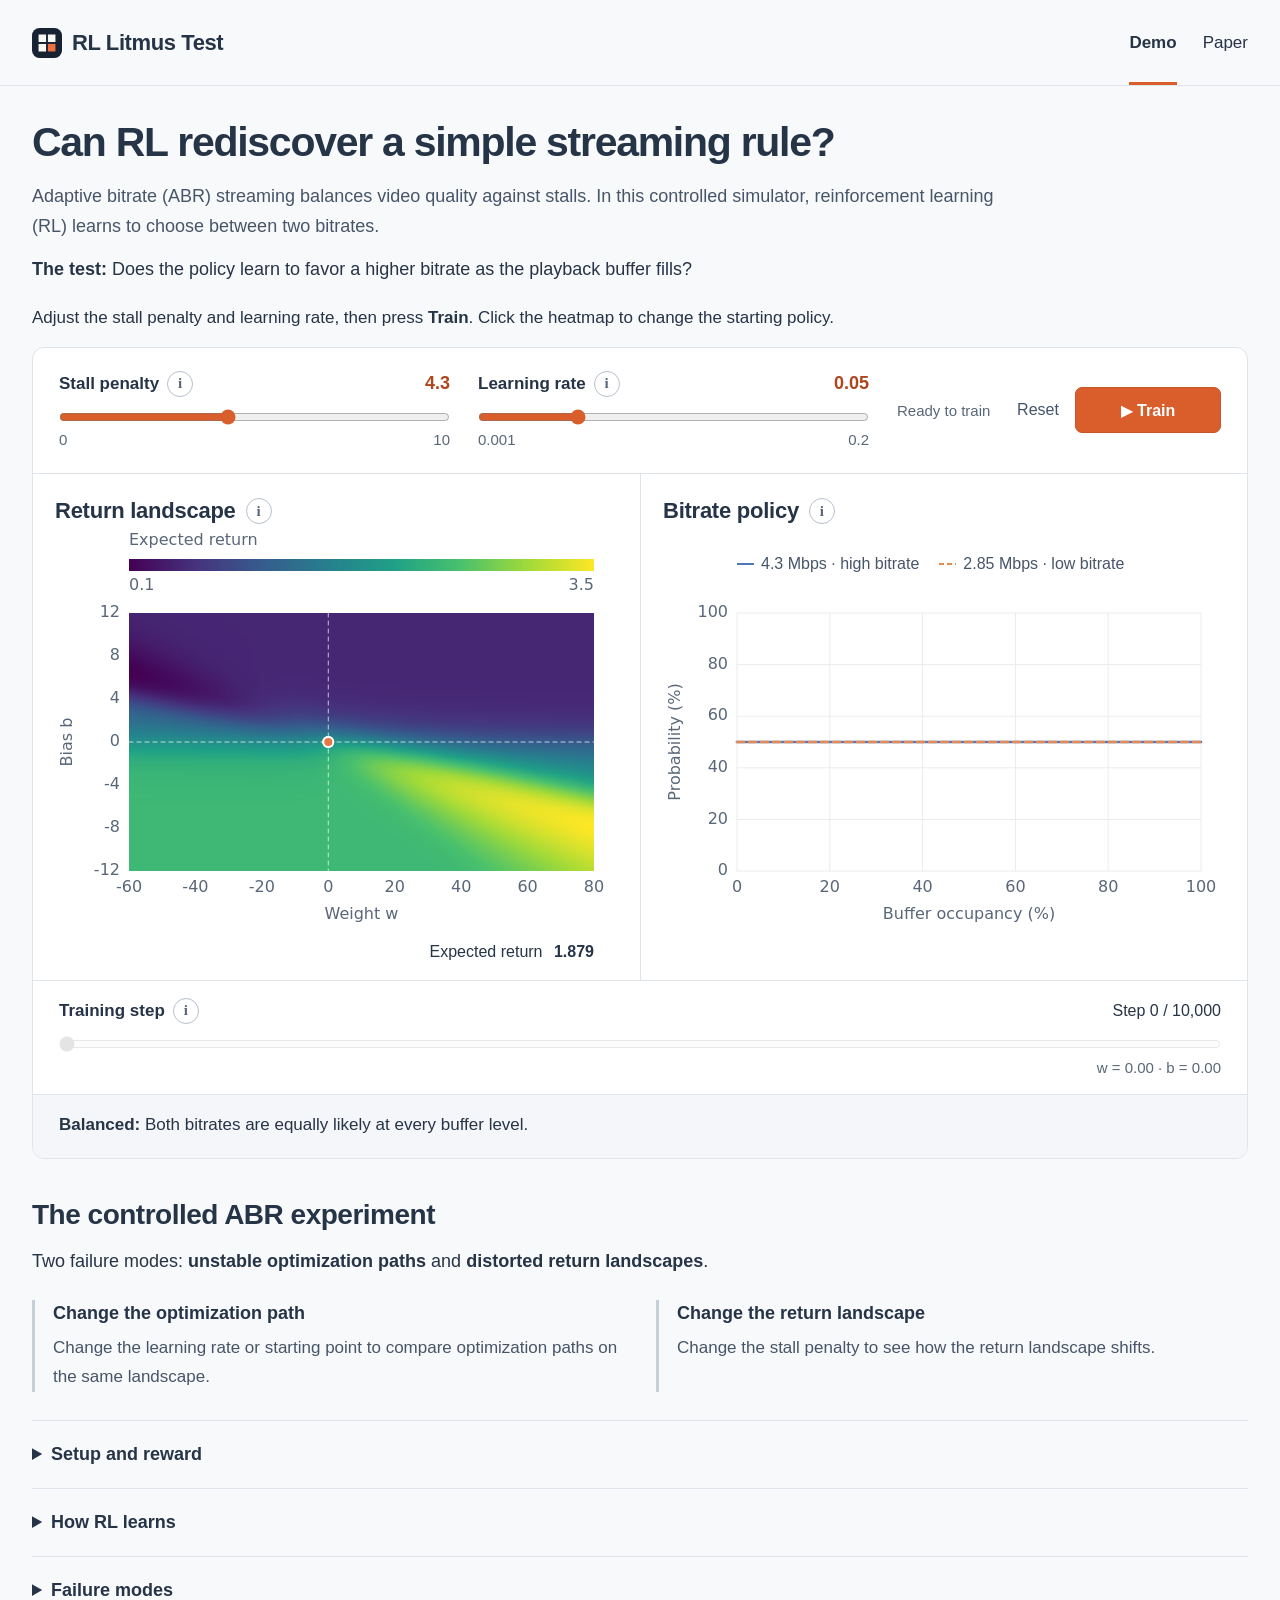
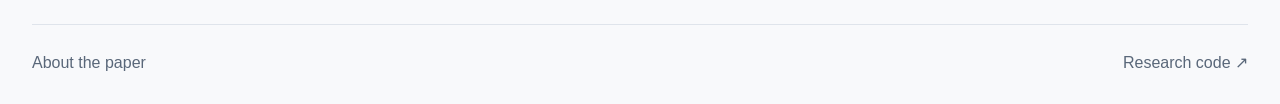
<file: web/index.html>
<!doctype html>
<html lang="en">
<head>
  <meta charset="utf-8">
  <meta name="viewport" content="width=device-width, initial-scale=1">
  <meta name="theme-color" content="#f8f9fb">
  <meta name="description" content="Can reinforcement learning rediscover a familiar streaming rule? Train an ABR policy and inspect its return landscape, optimization path, and bitrate choices.">
  <title>RL Litmus Test</title>
  <link rel="icon" href="./favicon.svg" type="image/svg+xml">
  <link rel="stylesheet" href="./style.css?v=20261018-abstract">
  <script type="module" src="./ui.js?v=20261018-paperterms"></script>
  <script type="module" src="./app.js?v=20261018-paperterms"></script>
</head>
<body>
  <a class="skip" href="#experiment">Skip to the experiment</a>
  <header class="site-header">
    <a class="brand" href="./?v=20261018-abstract2"><img src="./favicon.svg" alt="" width="30" height="30">RL Litmus Test</a>
    <nav class="site-nav" aria-label="Main navigation"><a href="./?v=20261018-abstract2" aria-current="page">Demo</a><a href="./paper.html?v=20261018-abstract2">Paper</a></nav>
  </header>
  <main>
    <section class="intro" aria-labelledby="demo-title">
      <h1 id="demo-title">Can RL rediscover a simple streaming rule?</h1>
      <p>Adaptive bitrate (ABR) streaming balances video quality against stalls. In this controlled simulator, reinforcement learning (RL) learns to choose between two bitrates.</p>
      <p class="demo-question"><strong>The test:</strong> Does the policy learn to favor a higher bitrate as the playback buffer fills?</p>
    </section>
    <p class="start-guide">Adjust the stall penalty and learning rate, then press <strong>Train</strong>. Click the heatmap to change the starting policy.</p>
    <section class="experiment" id="experiment" aria-label="Interactive ABR experiment">
      <div class="toolbar">
        <div class="setting-control">
          <div class="setting-label"><label for="penalty">Stall penalty</label><button type="button" class="info-button" data-help="tip-penalty" aria-label="About stall penalty" aria-controls="tip-penalty" aria-expanded="false">i</button><output id="penalty-value" for="penalty">4.3</output></div>
          <input id="penalty" type="range" min="0" max="10" step="0.1" value="4.3" aria-describedby="tip-penalty">
          <div class="range-limits" aria-hidden="true"><span>0</span><span>10</span></div>
          <div class="info-popover" id="tip-penalty" role="tooltip" hidden><p>The reward cost of playback stalls. Higher values favor avoiding stalls over picture quality. Changing it resets training.</p></div>
        </div>
        <div class="setting-control">
          <div class="setting-label"><label for="learning-rate">Learning rate</label><button type="button" class="info-button" data-help="tip-rate" aria-label="About learning rate" aria-controls="tip-rate" aria-expanded="false">i</button><output id="learning-rate-value" for="learning-rate">0.05</output></div>
          <input id="learning-rate" type="range" min="0.001" max="0.2" step="0.001" value="0.05" aria-describedby="tip-rate">
          <div class="range-limits" aria-hidden="true"><span>0.001</span><span>0.2</span></div>
          <div class="info-popover" id="tip-rate" role="tooltip" hidden><p>The size of each policy update. Larger values can learn faster or overshoot. Changing it resets training.</p></div>
        </div>
        <div class="actions"><span class="run-status" id="run-status" role="status">Preparing…</span><button id="reset-button" class="reset-button" disabled>Reset</button><button id="train-button" class="train-button" disabled>Getting ready…</button></div>
      </div>
      <p class="error" id="error-message" role="alert" hidden></p>
      <div class="plots">
        <section class="plot-panel" aria-labelledby="landscape-title">
          <div class="plot-heading"><h2 id="landscape-title">Return landscape</h2><button type="button" class="info-button" data-help="tip-landscape" aria-label="About the return landscape" aria-controls="tip-landscape" aria-expanded="false">i</button></div>
          <div class="info-popover" id="tip-landscape" role="tooltip" hidden><p>Each point is a policy with weight <em>w</em> and bias <em>b</em>. Brighter means higher expected return. The orange line is the optimization path; the dot marks the selected step.</p></div>
          <div class="map-wrap"><canvas id="landscape-chart" tabindex="0" role="img" aria-label="Expected return over policy weight and bias. Click to set the starting policy; arrow keys also move the starting point."></canvas><div class="map-loading" id="map-loading">Computing the landscape…</div></div>
          <div class="plot-footer"><span>Expected return <strong id="current-return">—</strong></span></div>
        </section>
        <section class="plot-panel" aria-labelledby="policy-title">
          <div class="plot-heading"><h2 id="policy-title">Bitrate policy</h2><button type="button" class="info-button" data-help="tip-policy" aria-label="About the bitrate policy" aria-controls="tip-policy" aria-expanded="false">i</button></div>
          <div class="info-popover" id="tip-policy" role="tooltip" hidden><p>The probability of choosing each bitrate at the selected step. A full buffer holds 60 seconds of video.</p></div>
          <div class="policy-visual"><div class="legend" aria-label="Bitrate legend"><span><i class="high-line" aria-hidden="true"></i>4.3 Mbps · high bitrate</span><span><i class="low-line" aria-hidden="true"></i>2.85 Mbps · low bitrate</span></div><canvas id="policy-chart" role="img" aria-label="Probability of selecting either bitrate as the video buffer fills"></canvas></div>
        </section>
      </div>
      <div class="playback">
        <div class="playback-labels"><div class="label-with-info"><label for="timeline">Training step</label><button type="button" class="info-button" data-help="tip-timeline" aria-label="About the training timeline" aria-controls="tip-timeline" aria-expanded="false">i</button></div><output id="step-label" for="timeline">Step 0 / 10,000</output></div>
        <div class="info-popover" id="tip-timeline" role="tooltip" hidden><p>Drag to pause and inspect earlier steps. Each run ends at 10,000 steps; Train again starts fresh.</p></div>
        <input id="timeline" type="range" min="0" max="0" value="0" step="1" disabled aria-describedby="tip-timeline">
        <div class="playback-notes"><span id="parameters">w = 0.00 · b = 0.00</span></div>
      </div>
      <div class="policy-note"><p><strong id="policy-label">Initial policy:</strong> <span id="policy-summary">Preparing the experiment.</span></p></div>
    </section>

    <section class="explanation" aria-labelledby="experiment-title">
      <div class="explanation-intro"><h2 id="experiment-title">The controlled ABR experiment</h2><p>Two failure modes: <strong>unstable optimization paths</strong> and <strong>distorted return landscapes</strong>.</p></div>
      <div class="comparison">
        <div><h3>Change the optimization path</h3><p>Change the learning rate or starting point to compare optimization paths on the same landscape.</p></div>
        <div><h3>Change the return landscape</h3><p>Change the stall penalty to see how the return landscape shifts.</p></div>
      </div>
      <details class="about" id="method-details">
        <summary>Setup and reward</summary>
        <div class="details-body">
          <p>Each episode has <strong>8 four-second chunks</strong>, two bitrates (<strong>2.85 and 4.3 Mbps</strong>), and a 60-second buffer. Playback stalls when buffered video runs out.</p>
          <p><strong>Return</strong> is the expected total reward per episode, averaged across <strong>7 constant-bandwidth network traces</strong>: 3, 3.5, 4, 4.5, 5, 5.5, and 6 Mbps.</p>
          <p class="reward-formula" id="reward-formula"><span>Reward per chunk =</span> <span>bitrate / 4.3</span> <span>− stall penalty × stall seconds / 4</span></p>
        </div>
      </details>
      <details class="about" id="rl-details">
        <summary>How RL learns</summary>
        <div class="details-body">
          <p>With parameters <math><mi>θ</mi><mo>=</mo><mo stretchy="false">(</mo><mi>w</mi><mo>,</mo><mi>b</mi><mo stretchy="false">)</mo></math>, buffer state <math><mi>s</mi><mo>=</mo><mi>B</mi><mo>/</mo><mn>60</mn></math> (<math><mi>B</mi></math> in seconds), and sigmoid <math><mi>σ</mi></math>:</p>
          <div class="math-equation">
            <math display="block" aria-label="The probability of high bitrate given buffer state s equals sigmoid of w s plus b.">
              <msub><mi>π</mi><mi>θ</mi></msub><mo stretchy="false">(</mo><mtext>high</mtext><mo>∣</mo><mi>s</mi><mo stretchy="false">)</mo>
              <mo>=</mo><mi>σ</mi><mo stretchy="false">(</mo><mi>w</mi><mi>s</mi><mo>+</mo><mi>b</mi><mo stretchy="false">)</mo>
            </math>
          </div>
          <p>REINFORCE uses <math><mi>N</mi><mo>=</mo><mn>16</mn></math> episodes of <math><mi>T</mi><mo>=</mo><mn>8</mn></math> chunks to estimate the policy gradient:</p>
          <div class="math-equation" id="policy-gradient-equation">
            <math class="math-wide" display="block" aria-label="g hat of theta equals one over N T times the sum over episodes i from one to N and steps t from zero to T minus one of G t i times the theta gradient of log pi theta of action a t i given state s t i.">
              <mover accent="true"><mi>g</mi><mo>^</mo></mover><mo stretchy="false">(</mo><mi>θ</mi><mo stretchy="false">)</mo><mo>=</mo>
              <mfrac><mn>1</mn><mrow><mi>N</mi><mi>T</mi></mrow></mfrac>
              <munderover><mo>∑</mo><mrow><mi>i</mi><mo>=</mo><mn>1</mn></mrow><mi>N</mi></munderover>
              <munderover><mo>∑</mo><mrow><mi>t</mi><mo>=</mo><mn>0</mn></mrow><mrow><mi>T</mi><mo>−</mo><mn>1</mn></mrow></munderover>
              <msubsup><mi>G</mi><mi>t</mi><mrow><mo stretchy="false">(</mo><mi>i</mi><mo stretchy="false">)</mo></mrow></msubsup>
              <msub><mo>∇</mo><mi>θ</mi></msub><mspace width="0.17em"/><mi>log</mi><mspace width="0.17em"/>
              <msub><mi>π</mi><mi>θ</mi></msub><mo stretchy="false">(</mo>
              <msubsup><mi>a</mi><mi>t</mi><mrow><mo stretchy="false">(</mo><mi>i</mi><mo stretchy="false">)</mo></mrow></msubsup><mo>∣</mo>
              <msubsup><mi>s</mi><mi>t</mi><mrow><mo stretchy="false">(</mo><mi>i</mi><mo stretchy="false">)</mo></mrow></msubsup><mo stretchy="false">)</mo>
            </math>
            <math class="math-narrow" display="block" aria-label="g hat of theta equals one over N T times the sum over episodes i from one to N and steps t from zero to T minus one of G t i times the theta gradient of log pi theta of action a t i given state s t i.">
              <mtable columnalign="left" columnspacing="0" rowspacing="0.35em">
                <mtr><mtd><mstyle displaystyle="true"><mover accent="true"><mi>g</mi><mo>^</mo></mover><mo stretchy="false">(</mo><mi>θ</mi><mo stretchy="false">)</mo><mo>=</mo>
              <mfrac><mn>1</mn><mrow><mi>N</mi><mi>T</mi></mrow></mfrac>
              <munderover><mo>∑</mo><mrow><mi>i</mi><mo>=</mo><mn>1</mn></mrow><mi>N</mi></munderover>
              <munderover><mo>∑</mo><mrow><mi>t</mi><mo>=</mo><mn>0</mn></mrow><mrow><mi>T</mi><mo>−</mo><mn>1</mn></mrow></munderover>
              <msubsup><mi>G</mi><mi>t</mi><mrow><mo stretchy="false">(</mo><mi>i</mi><mo stretchy="false">)</mo></mrow></msubsup></mstyle></mtd></mtr>
                <mtr><mtd><mstyle displaystyle="true"><mspace width="1em"/><mo>×</mo><mspace width="0.17em"/><msub><mo>∇</mo><mi>θ</mi></msub><mspace width="0.17em"/><mi>log</mi><mspace width="0.17em"/>
              <msub><mi>π</mi><mi>θ</mi></msub><mo stretchy="false">(</mo>
              <msubsup><mi>a</mi><mi>t</mi><mrow><mo stretchy="false">(</mo><mi>i</mi><mo stretchy="false">)</mo></mrow></msubsup><mo>∣</mo>
              <msubsup><mi>s</mi><mi>t</mi><mrow><mo stretchy="false">(</mo><mi>i</mi><mo stretchy="false">)</mo></mrow></msubsup><mo stretchy="false">)</mo></mstyle></mtd></mtr>
              </mtable>
            </math>
          </div>
          <div class="math-equation" id="return-to-go-equation">
            <math display="block" aria-label="G t i equals the sum of chunk rewards r k i from k equals t through T minus one.">
              <msubsup><mi>G</mi><mi>t</mi><mrow><mo stretchy="false">(</mo><mi>i</mi><mo stretchy="false">)</mo></mrow></msubsup><mo>=</mo>
              <munderover><mo>∑</mo><mrow><mi>k</mi><mo>=</mo><mi>t</mi></mrow><mrow><mi>T</mi><mo>−</mo><mn>1</mn></mrow></munderover>
              <msubsup><mi>r</mi><mi>k</mi><mrow><mo stretchy="false">(</mo><mi>i</mi><mo stretchy="false">)</mo></mrow></msubsup>
            </math>
          </div>
          <p><math><msub><mi>a</mi><mi>t</mi></msub></math> is the bitrate choice; <math><msub><mi>r</mi><mi>t</mi></msub></math> is the chunk reward. Updates use Adam with a small entropy bonus.</p>
        </div>
      </details>
      <details class="about" id="diagnosis-details">
        <summary>Failure modes</summary>
        <div class="details-body">
          <p><strong>F1: Unstable optimization paths.</strong> A high-return ridge exists, but optimization misses it.</p>
          <p><strong>F2: Distorted return landscapes.</strong> Reward or trace changes shift the high-return region toward undesirable policies.</p>
        </div>
      </details>
    </section>
  </main>
  <footer><a href="./paper.html?v=20261018-abstract2">About the paper</a><a href="https://github.com/illinois-nsai/Demystify_ML" target="_blank" rel="noreferrer">Research code ↗</a></footer>
  <noscript><p class="error">Please enable JavaScript to use the demo.</p></noscript>
</body>
</html>
</file>
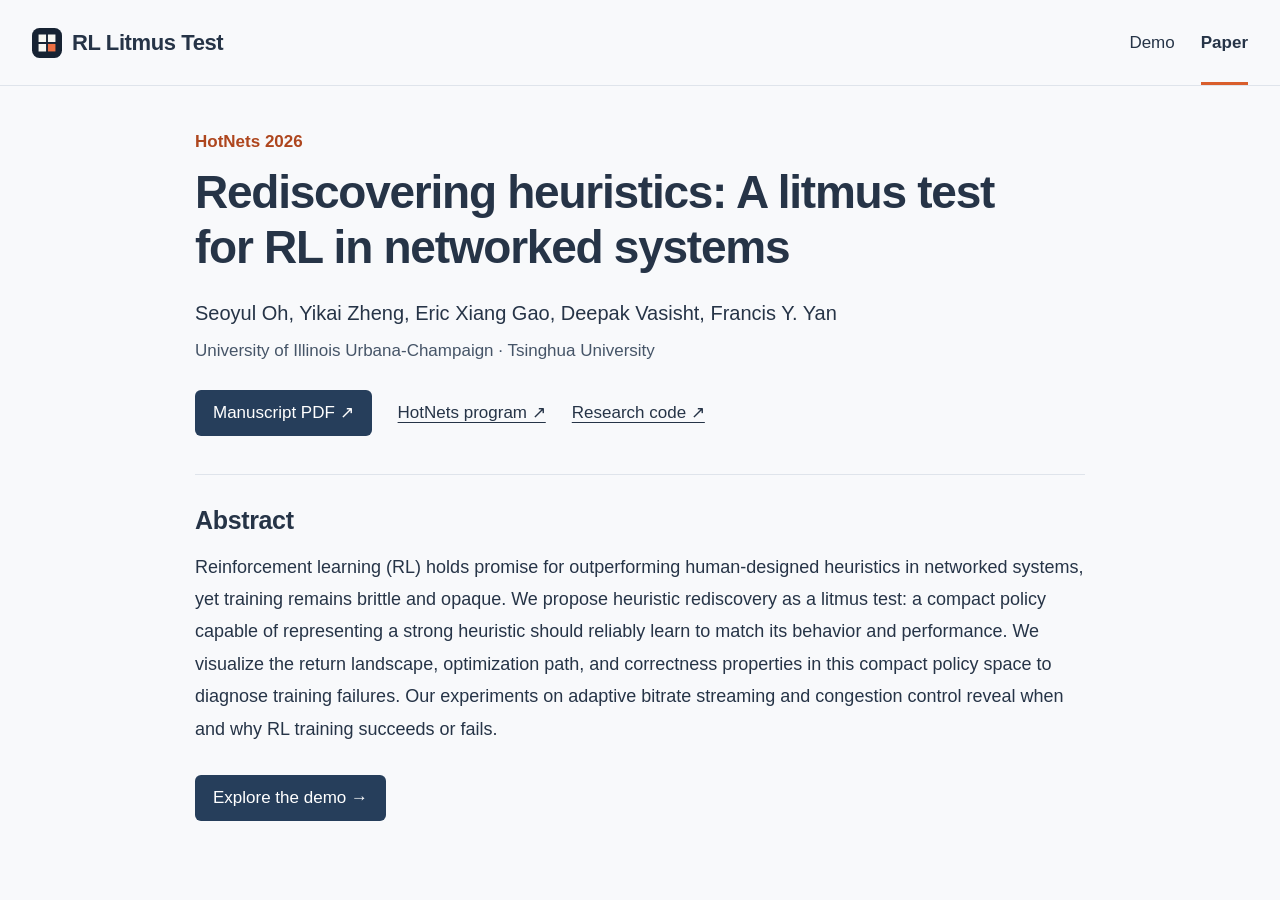
<file: web/paper.html>
<!doctype html>
<html lang="en">
<head>
  <meta charset="utf-8">
  <meta name="viewport" content="width=device-width, initial-scale=1">
  <meta name="theme-color" content="#f8f9fb">
  <meta name="description" content="The paper behind RL Litmus Test: using heuristic rediscovery to diagnose reinforcement learning in networked systems.">
  <title>Paper · RL Litmus Test</title>
  <link rel="icon" href="./favicon.svg" type="image/svg+xml">
  <link rel="stylesheet" href="./style.css?v=20261018-abstract">
</head>
<body>
  <a class="skip" href="#paper">Skip to the paper</a>
  <header class="site-header">
    <a class="brand" href="./?v=20261018-abstract2"><img src="./favicon.svg" alt="" width="30" height="30">RL Litmus Test</a>
    <nav class="site-nav" aria-label="Main navigation">
      <a href="./?v=20261018-abstract2">Demo</a>
      <a href="./paper.html?v=20261018-abstract2" aria-current="page">Paper</a>
    </nav>
  </header>
  <main class="paper-main" id="paper">
    <article class="paper-article" aria-labelledby="paper-title">
      <p class="paper-kicker">HotNets 2026</p>
      <h1 id="paper-title">Rediscovering heuristics: A litmus test for RL in networked systems</h1>
      <p class="paper-authors">Seoyul Oh, Yikai Zheng, Eric Xiang Gao, Deepak Vasisht, Francis Y. Yan</p>
      <p class="paper-affiliations">University of Illinois Urbana-Champaign · Tsinghua University</p>
      <div class="paper-links">
        <a class="primary-link" href="./paper.pdf" target="_blank" rel="noreferrer">Manuscript PDF ↗</a>
        <a href="https://conferences.sigcomm.org/hotnets/2026/program.html" target="_blank" rel="noreferrer">HotNets program ↗</a>
        <a href="https://github.com/illinois-nsai/Demystify_ML" target="_blank" rel="noreferrer">Research code ↗</a>
      </div>

      <section class="paper-abstract" aria-labelledby="abstract-title">
        <h2 id="abstract-title">Abstract</h2>
        <p>Reinforcement learning (RL) holds promise for outperforming human-designed heuristics in networked systems, yet training remains brittle and opaque. We propose heuristic rediscovery as a litmus test: a compact policy capable of representing a strong heuristic should reliably learn to match its behavior and performance. We visualize the return landscape, optimization path, and correctness properties in this compact policy space to diagnose training failures. Our experiments on adaptive bitrate streaming and congestion control reveal when and why RL training succeeds or fails.</p>
      </section>
      <p><a class="primary-link" href="./?v=20261018-abstract2">Explore the demo →</a></p>
    </article>
  </main>
</body>
</html>
</file>
<file: web/style.css>
:root {
  font-family: -apple-system, BlinkMacSystemFont, "Segoe UI", sans-serif;
  color: #263447;
  background: #f8f9fb;
  font-synthesis: none;
  --orange: #d95e2c;
  --muted: #596779;
  --border: #dfe4eb;
}
* { box-sizing: border-box; }
body { margin: 0; }
a { color: inherit; text-decoration: none; }
button, input { font: inherit; }
button { cursor: pointer; }
button:disabled { opacity: .55; cursor: default; }
button:focus-visible, a:focus-visible, summary:focus-visible, input:focus-visible, canvas:focus-visible {
  outline: 3px solid #d95e2c80; outline-offset: 4px;
}
[hidden] { display: none !important; }
.skip { position: absolute; left: 20px; top: -60px; background: white; padding: 12px; z-index: 20; }
.skip:focus { top: 10px; }
header, main, footer { max-width: 1280px; margin: auto; padding-left: 32px; padding-right: 32px; }
.site-header { min-height: 86px; display: flex; align-items: center; justify-content: space-between; gap: 24px; border-bottom: 1px solid var(--border); }
.brand { display: inline-flex; align-items: center; gap: 10px; font-size: 22px; font-weight: 650; letter-spacing: -.4px; white-space: nowrap; }
.site-nav { display: flex; gap: 26px; align-self: stretch; align-items: stretch; }
.site-nav a { display: flex; align-items: center; font-size: 17px; border-bottom: 3px solid transparent; padding-top: 3px; }
.site-nav a[aria-current="page"] { border-bottom-color: var(--orange); font-weight: 600; }
.site-nav a:hover, footer a:hover { color: #b64921; }
.intro { padding: 32px 0 20px; }
h1 { font-size: clamp(32px, 3.2vw, 42px); line-height: 1.18; letter-spacing: -1.25px; font-weight: 650; margin: 0 0 16px; }
.intro p { max-width: 980px; font-size: 18px; line-height: 1.65; margin: 0; color: #465568; }
.intro .demo-question { margin-top: 13px; color: #263447; }
strong { font-weight: 650; }
.start-guide { font-size: 17px; line-height: 1.6; margin: 0 0 15px; }
.experiment { background: white; border: 1px solid var(--border); border-radius: 12px; overflow: hidden; scroll-margin-top: 16px; }
.toolbar { display: grid; grid-template-columns: minmax(0, 1fr) minmax(0, 1fr) 324px; gap: 28px; align-items: center; padding: 22px 26px; border-bottom: 1px solid var(--border); }
.setting-control { min-width: 0; }
.setting-label { display: flex; align-items: center; gap: 8px; min-height: 28px; }
.setting-label label { font-size: 17px; font-weight: 600; }
.setting-label output { margin-left: auto; font-size: 18px; color: #ae461e; font-weight: 600; font-variant-numeric: tabular-nums; }
.setting-control input { width: 100%; display: block; accent-color: var(--orange); height: 24px; margin: 7px 0 0; cursor: pointer; }
.range-limits { display: flex; justify-content: space-between; font-size: 15px; color: var(--muted); line-height: 1.5; font-variant-numeric: tabular-nums; }
.actions { display: grid; grid-template-columns: 104px 54px 146px; gap: 10px; align-items: center; }
.run-status { font-size: 15px; color: var(--muted); white-space: nowrap; }
.train-button { width: 146px; min-height: 46px; padding: 10px 8px; border: 1px solid #c85527; border-radius: 7px; background: var(--orange); color: white; font-size: 16px; font-weight: 600; white-space: nowrap; }
.train-button:hover:enabled { background: #c45125; }
.train-button[data-running="true"] { background: #2f4057; border-color: #2f4057; }
.reset-button { width: 54px; min-height: 46px; padding: 8px 0; background: none; border: 0; color: #43546b; font-size: 16px; }
.reset-button:hover:enabled { color: #ae461e; }
.info-button { flex: 0 0 26px; width: 26px; height: 26px; padding: 0; display: inline-flex; align-items: center; justify-content: center; border: 1px solid #b6c0cc; border-radius: 50%; color: #596779; background: transparent; font: 600 15px/1 Georgia, serif; }
.info-button:hover, .info-button[aria-expanded="true"] { background: #edf1f6; border-color: #596779; color: #263447; }
.info-popover { position: fixed; overflow: auto; z-index: 100; width: 340px; max-width: calc(100vw - 32px); padding: 16px 18px; border: 1px solid #cbd3dd; border-radius: 9px; background: #fff; box-shadow: 0 6px 26px #23344b26; font-size: 16px; line-height: 1.6; color: #263447; }
.info-popover p { margin: 0; }
.plots { display: grid; grid-template-columns: minmax(0, 1fr) minmax(0, 1fr); }
.plot-panel { min-width: 0; padding: 22px 22px 16px; }
.plot-panel + .plot-panel { border-left: 1px solid var(--border); }
.plot-heading { display: flex; align-items: center; gap: 10px; margin-bottom: 6px; }
.plot-heading h2 { font-size: 22px; line-height: 1.4; font-weight: 600; margin: 0; letter-spacing: -.25px; }
.map-wrap { position: relative; }
canvas, .policy-visual { display: block; width: 100%; height: 400px; }
#landscape-chart { cursor: crosshair; }
.map-loading { position: absolute; inset: 0; background: #fffffff0; display: flex; align-items: center; justify-content: center; font-size: 16px; color: #596779; pointer-events: none; }
.plot-footer { display: flex; justify-content: flex-end; gap: 12px; padding: 7px 24px 0; font-size: 16px; line-height: 1.5; }
.plot-footer strong { font-variant-numeric: tabular-nums; margin-left: 7px; }
.policy-visual { display: flex; flex-direction: column; }
.policy-visual canvas { height: 0; min-height: 0; flex: 1; }
.legend { display: flex; flex: 0 0 auto; align-items: center; align-content: center; flex-wrap: wrap; gap: 8px 20px; min-height: 63px; padding: 0 24px 0 74px; font-size: 16px; line-height: 1.5; color: #465568; }
.legend > span { display: flex; align-items: center; gap: 7px; }
.legend i { width: 17px; height: 2px; display: inline-block; flex-shrink: 0; }
.high-line { background: #4f79b7; }
.low-line { background: repeating-linear-gradient(90deg, #e58a54 0 5px, transparent 5px 8px); }
.playback { padding: 17px 26px 15px; border-top: 1px solid var(--border); }
.playback-labels { display: flex; align-items: center; justify-content: space-between; gap: 12px; font-size: 17px; }
.label-with-info { display: flex; align-items: center; gap: 8px; }
.playback-labels label { font-weight: 600; }
.playback-labels output { font-size: 16px; font-variant-numeric: tabular-nums; white-space: nowrap; }
.playback input { display: block; width: 100%; height: 20px; margin: 10px 0 3px; accent-color: var(--orange); cursor: pointer; }
.playback input:disabled { cursor: default; opacity: .5; }
.playback-notes { display: flex; justify-content: flex-end; font-size: 15px; color: var(--muted); font-variant-numeric: tabular-nums; line-height: 1.5; }
.policy-note { padding: 16px 26px; border-top: 1px solid var(--border); background: #f4f6f9; min-height: 64px; }
.policy-note p { font-size: 17px; line-height: 1.7; margin: 0; }
.policy-note[data-kind="learned"] { background: #f0f7f4; }
.policy-note[data-kind="learned"] strong { color: #27634d; }
.policy-note[data-kind="reversed"] { background: #fff4ed; }
.policy-note[data-kind="reversed"] strong { color: #954421; }
.explanation { padding: 38px 0 0; }
.explanation-intro { max-width: 940px; }
.explanation h2 { font-size: 28px; line-height: 1.3; letter-spacing: -.5px; font-weight: 600; margin: 0 0 12px; }
.explanation p { font-size: 18px; line-height: 1.7; margin: 0; }
.comparison { display: grid; grid-template-columns: 1fr 1fr; gap: 32px; margin: 24px 0 28px; }
.comparison > div { border-left: 3px solid #c6ceda; padding-left: 18px; }
.comparison h3 { font-size: 18px; line-height: 1.5; margin: 0 0 7px; }
.comparison p { font-size: 17px; color: #465568; }
.about { border-top: 1px solid var(--border); }
.about:last-child { border-bottom: 1px solid var(--border); }
.about summary { font-size: 18px; line-height: 1.5; font-weight: 550; cursor: pointer; padding: 20px 0; }
.details-body { max-width: 1000px; padding: 0 0 22px; }
.details-body p { margin: 0 0 16px; font-size: 17px; line-height: 1.8; }
.details-body p:last-child { margin-bottom: 0; }
.details-body a, .paper-article p a { text-decoration: underline; text-underline-offset: 4px; }
.reward-formula { background: #edf1f6; padding: 16px 18px; border-radius: 6px; color: #263447; overflow-wrap: anywhere; }
math { font-family: "STIX Two Math", "STIX Math", "Cambria Math", math; }
.math-equation { margin: 18px 0; padding: 12px 0; overflow-x: auto; }
.math-equation math { width: max-content; min-width: 100%; margin: 0; font-size: 24px; }
.math-equation .math-narrow { display: none; }
.reward-formula { display: flex; flex-wrap: wrap; gap: 0 .35em; font-weight: 550; }
footer { display: flex; align-items: center; justify-content: space-between; gap: 20px; font-size: 16px; color: var(--muted); padding-top: 28px; padding-bottom: 32px; }
.error { font-size: 16px; color: #954421; background: #fff0e9; border: 1px solid #f1cdbd; padding: 13px; margin: 16px 24px; border-radius: 6px; line-height: 1.6; }
.paper-main { padding-top: 46px; padding-bottom: 48px; }
.paper-article { max-width: 890px; margin: 0 auto; }
.paper-kicker { margin: 0 0 13px; font-size: 17px; color: #ae461e; font-weight: 600; }
.paper-article h1 { max-width: 850px; font-size: clamp(32px, 3.6vw, 46px); line-height: 1.2; }
.paper-authors { font-size: 20px; line-height: 1.7; margin: 21px 0 7px; }
.paper-affiliations { font-size: 17px; line-height: 1.6; margin: 0; color: #465568; }
.paper-links { display: flex; align-items: center; flex-wrap: wrap; gap: 17px 26px; margin: 25px 0 38px; font-size: 17px; }
.paper-links > a:not(.primary-link) { text-decoration: underline; text-underline-offset: 4px; }
.primary-link { display: inline-flex; align-items: center; justify-content: center; min-height: 46px; background: #263e5b; padding: 11px 18px; border-radius: 6px; color: white; font-size: 17px; text-decoration: none !important; }
.primary-link:hover { background: #344f70; }
.paper-abstract { border-top: 1px solid var(--border); padding-top: 28px; }
.paper-article section { margin-bottom: 30px; }
.paper-article h2 { font-size: 25px; line-height: 1.4; letter-spacing: -.35px; margin: 0 0 13px; }
.paper-article section p, .paper-article li { font-size: 18px; line-height: 1.8; margin: 0 0 14px; }
.paper-article ol { padding-left: 25px; }
.paper-article li { padding-left: 5px; margin-bottom: 9px; }
.paper-callout { border-left: 3px solid #d95e2c; padding-left: 20px; }
@media (max-width: 1100px) {
  .toolbar { grid-template-columns: minmax(0, 1fr) minmax(0, 1fr); gap: 20px 28px; }
  .actions { grid-column: 1 / -1; grid-template-columns: minmax(104px, 1fr) 54px 146px; border-top: 1px solid var(--border); padding-top: 15px; }
}
@media (max-width: 950px) {
  header, main, footer { padding-left: 24px; padding-right: 24px; }
  .plot-panel { padding: 20px 14px 16px; }
  canvas, .policy-visual { height: 375px; }
  .legend { padding-left: 60px; padding-right: 12px; }
}
@media (max-width: 700px) {
  .site-header { flex-wrap: wrap; gap: 12px; padding-top: 17px; }
  .site-nav { gap: 23px; }
  .site-nav a { min-height: 48px; font-size: 16px; }
  .intro { padding-top: 26px; }
  .plots { grid-template-columns: 1fr; }
  .plot-panel { padding: 22px 20px 16px; }
  .plot-panel + .plot-panel { border-left: 0; border-top: 1px solid var(--border); }
  canvas, .policy-visual { height: 365px; }
  .comparison { grid-template-columns: 1fr; gap: 23px; }
  .legend { padding-left: 74px; }
}
@media (max-width: 540px) {
  .math-equation .math-wide { display: none; }
  .math-equation .math-narrow { display: block; }
  header, main, footer { padding-left: 18px; padding-right: 18px; }
  .site-header { flex-direction: column; align-items: flex-start; gap: 8px; }
  .brand { font-size: 21px; }
  .intro p { font-size: 18px; }
  h1 { letter-spacing: -.9px; }
  .start-guide { font-size: 17px; }
  .toolbar { grid-template-columns: minmax(0, 1fr); padding: 20px; gap: 20px; }
  .actions { grid-template-columns: minmax(0, 1fr) 48px 140px; gap: 8px; }
  .reset-button { width: 48px; }
  .train-button { width: 140px; }
  .run-status { font-size: 14px; }
  .plot-panel { padding: 22px 12px 16px; }
  .plot-heading { padding: 0 6px; }
  .plot-heading h2 { font-size: 21px; }
  .playback { padding: 17px 18px 14px; }
  .playback-labels { flex-wrap: wrap; row-gap: 7px; }
  .policy-note { padding: 15px 18px; }
  .explanation { padding-top: 30px; }
  .explanation h2 { font-size: 26px; }
  .paper-main { padding-top: 32px; }
  .paper-authors { font-size: 19px; }
  .paper-article h2 { font-size: 23px; }
}
@media (max-width: 440px) {
  canvas, .policy-visual { height: 340px; }
  .legend { padding-left: 16px; padding-right: 8px; }
  .actions { grid-template-columns: minmax(0, 1fr) 48px 132px; gap: 6px; }
  .train-button { width: 132px; font-size: 15px; }
  .run-status { white-space: normal; min-height: 40px; display: flex; align-items: center; }
}
@media (prefers-reduced-motion: reduce) { * { transition: none !important; } }
</file>
